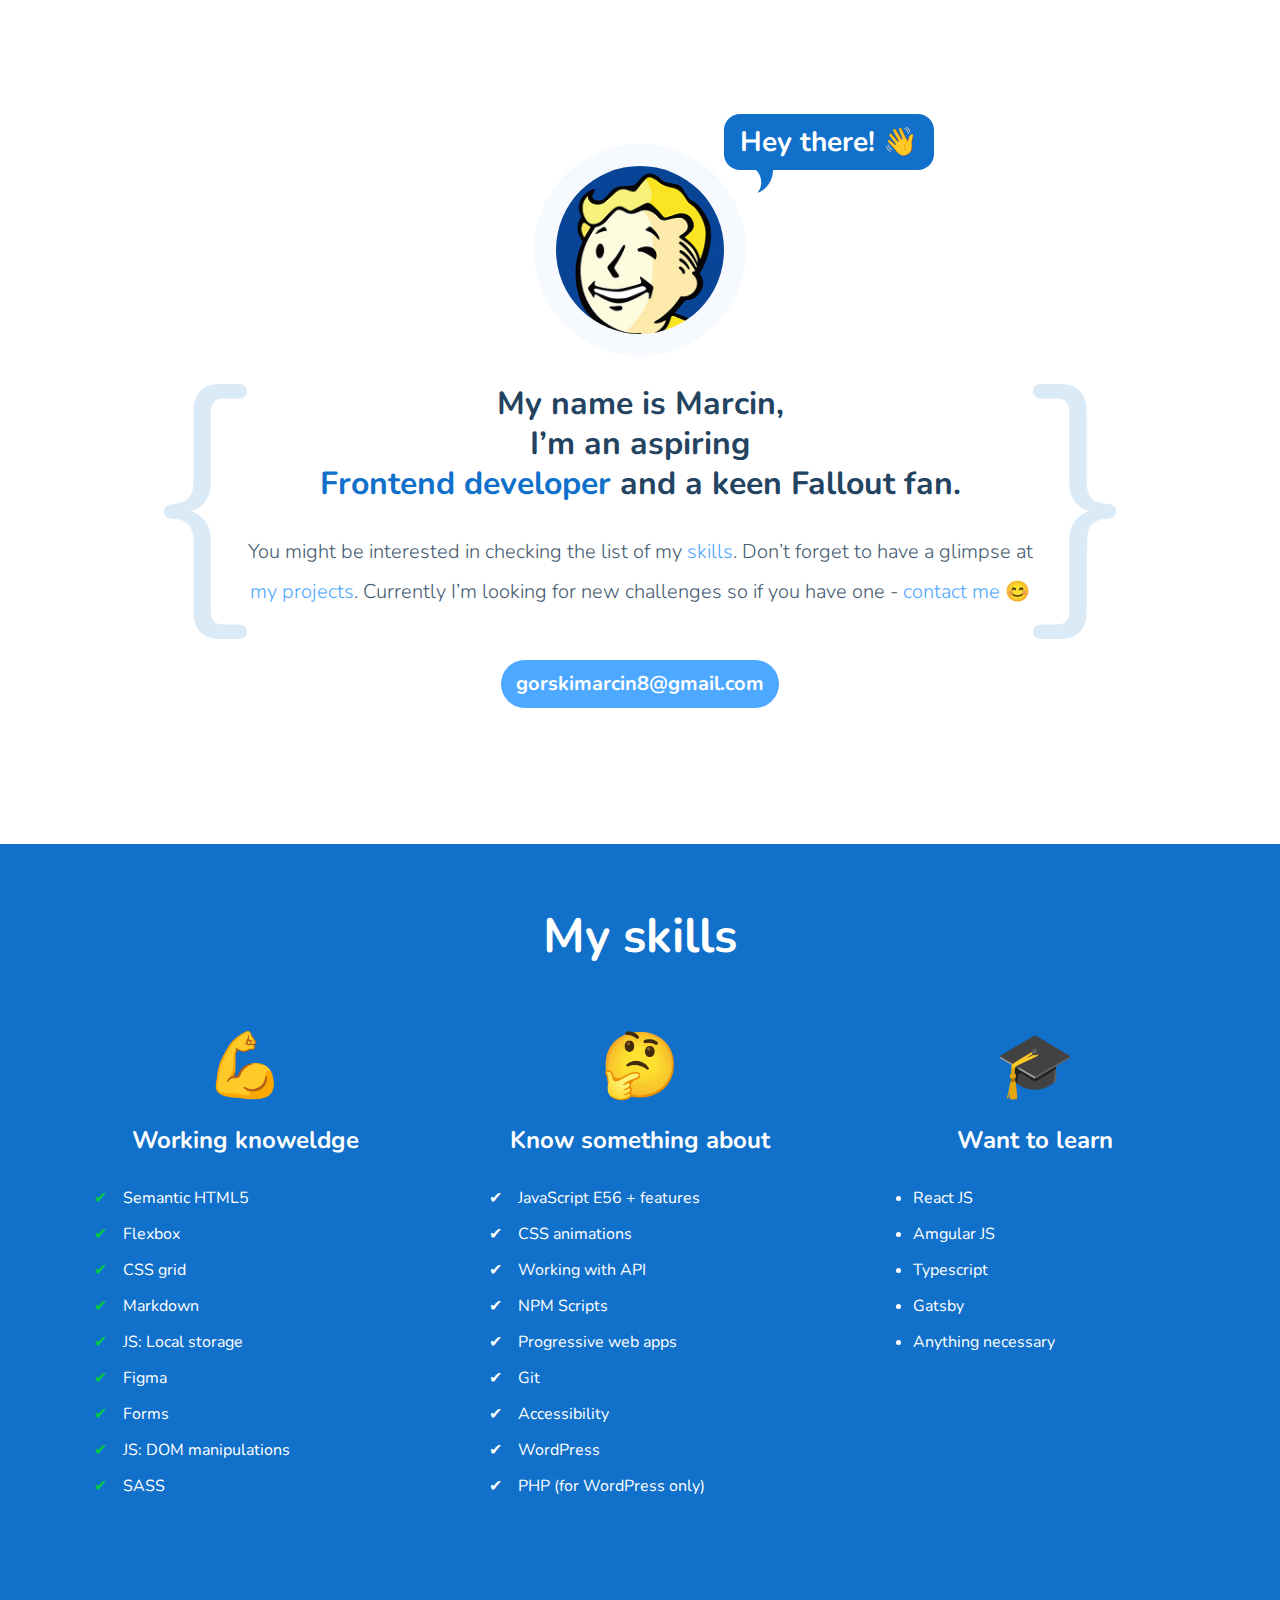
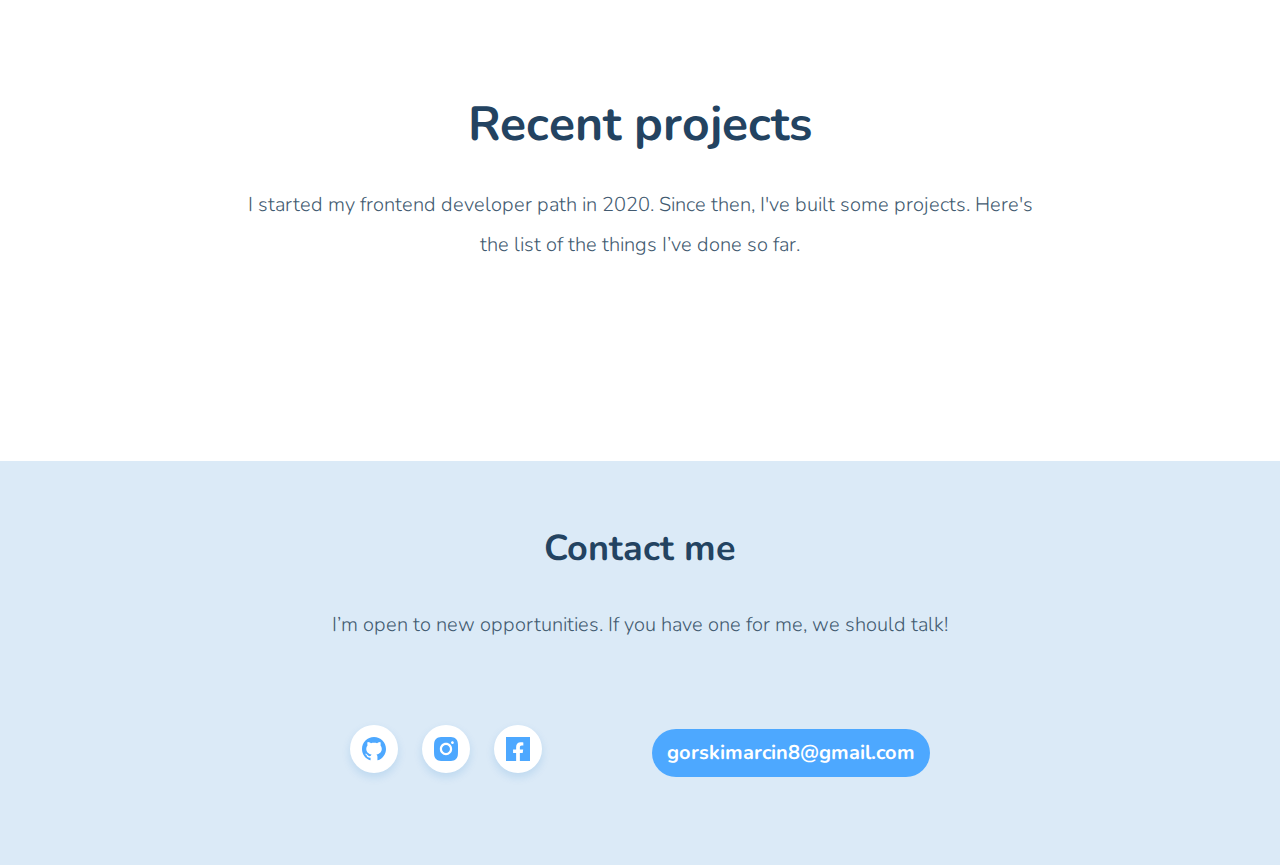
<file: index.html>
<!doctype html><html lang="en"><head><meta charset="UTF-8"/><meta name="viewport" content="width=device-width,initial-scale=1"/><title>WTF: Webpack starter kit</title><meta name="description" content="Your project description"/><meta property="og:title" content=""/><meta property="og:description" content=""/><meta property="og:url" content=""/><meta property="og:image" content="https://maciejkorsan.com/wtf-gulp-starter/assets/img/cover.png"/><link href="index.433dd94c.css" rel="stylesheet"></head><body><main><section class="hero"><div class="hero__welcome--container"><span class="hero__welcome">Hey there! <span class="hand">👋</span></span></div><div class="hero__image--container"><img class="hero__image" src="img/VaultBoy.cfc6cc14.png" alt="hero__image"/></div><article class="hero__article"><h1 class="hero__header">My name is Marcin,<br/>I’m an aspiring<br/><span class="hero__header--highlighted">Frontend developer</span> and a keen Fallout fan.</h1><p class="hero__paragraph">You might be interested in checking the list of my <a href="#skills" class="hero__paragraph--highlighted">skills</a>. Don’t forget to have a glimpse at <a href="#projects" class="hero__paragraph--highlighted">my projects</a>. Currently I’m looking for new challenges so if you have one - <a href="#contact" class="hero__paragraph--highlighted">contact me</a> 😊</p><a href="mailto:gorskimarcin8@gmail.com" class="email__button">gorskimarcin8@gmail.com</a></article></section><section class="skills" id="skills"><h1 class="skills__header">My skills</h1><div class="skills__grid"><section class="skills__section"><h2 class="skills__title"><span class="skills__title--emoji">💪</span>Working knoweldge</h2><ul><li class="skills__item--know">Semantic HTML5</li><li class="skills__item--know">Flexbox</li><li class="skills__item--know">CSS grid</li><li class="skills__item--know">Markdown</li><li class="skills__item--know">JS: Local storage</li><li class="skills__item--know">Figma</li><li class="skills__item--know">Forms</li><li class="skills__item--know">JS: DOM manipulations</li><li class="skills__item--know">SASS</li></ul></section><section class="skills__section"><h2 class="skills__title"><span class="skills__title--emoji">🤔</span>Know something about</h2><ul><li class="skills__item--something">JavaScript E56 + features</li><li class="skills__item--something">CSS animations</li><li class="skills__item--something">Working with API</li><li class="skills__item--something">NPM Scripts</li><li class="skills__item--something">Progressive web apps</li><li class="skills__item--something">Git</li><li class="skills__item--something">Accessibility</li><li class="skills__item--something">WordPress</li><li class="skills__item--something">PHP (for WordPress only)</li></ul></section><section class="skills__section"><h2 class="skills__title"><span class="skills__title--emoji">🎓</span>Want to learn</h2><ul><li class="skills__item--toLearn">React JS</li><li class="skills__item--toLearn">Amgular JS</li><li class="skills__item--toLearn">Typescript</li><li class="skills__item--toLearn">Gatsby</li><li class="skills__item--toLearn">Anything necessary</li></ul></section></div></section><section class="projects" id="projects"><h1 class="projects__header">Recent projects</h1><p class="projects__paragraph">I started my frontend developer path in 2020. Since then, I've built some projects. Here's the list of the things I’ve done so far.</p><div class="projects__grid projects__grid--js"></div></section><section class="contact" id="contact"><h1 class="contact__header">Contact me</h1><p class="contact__description">I’m open to new opportunities. If you have one for me, we should talk!</p><div class="contact__links"><ul class="socials"><li class="socials__item"><a href="https://github.com/gorskimarcin8" class="socials__link"><img src="img/github-vector.d527165b.svg" class="socials__icon" alt="Marcin's github"/></a></li><li class="socials__item"><a href="https://www.instagram.com/ktobysiespodzial/" class="socials__link"><img src="img/instagram-vector.d5ce63e5.svg" class="socials__icon" alt="Marcin's instagram"/></a></li><li class="socials__item"><a href="https://www.facebook.com/marcin.gorski.520/" class="socials__link"><img src="img/facebook-vector.1e018c8b.svg" class="socials__icon" alt="Marcin's facebook"/></a></li></ul><a class="email__button--contact" href="mailto:gorskimarcin8@gmail.com">gorskimarcin8@gmail.com</a></div></section></main><script src="index.433dd94c.js"></script></body></html>
</file>
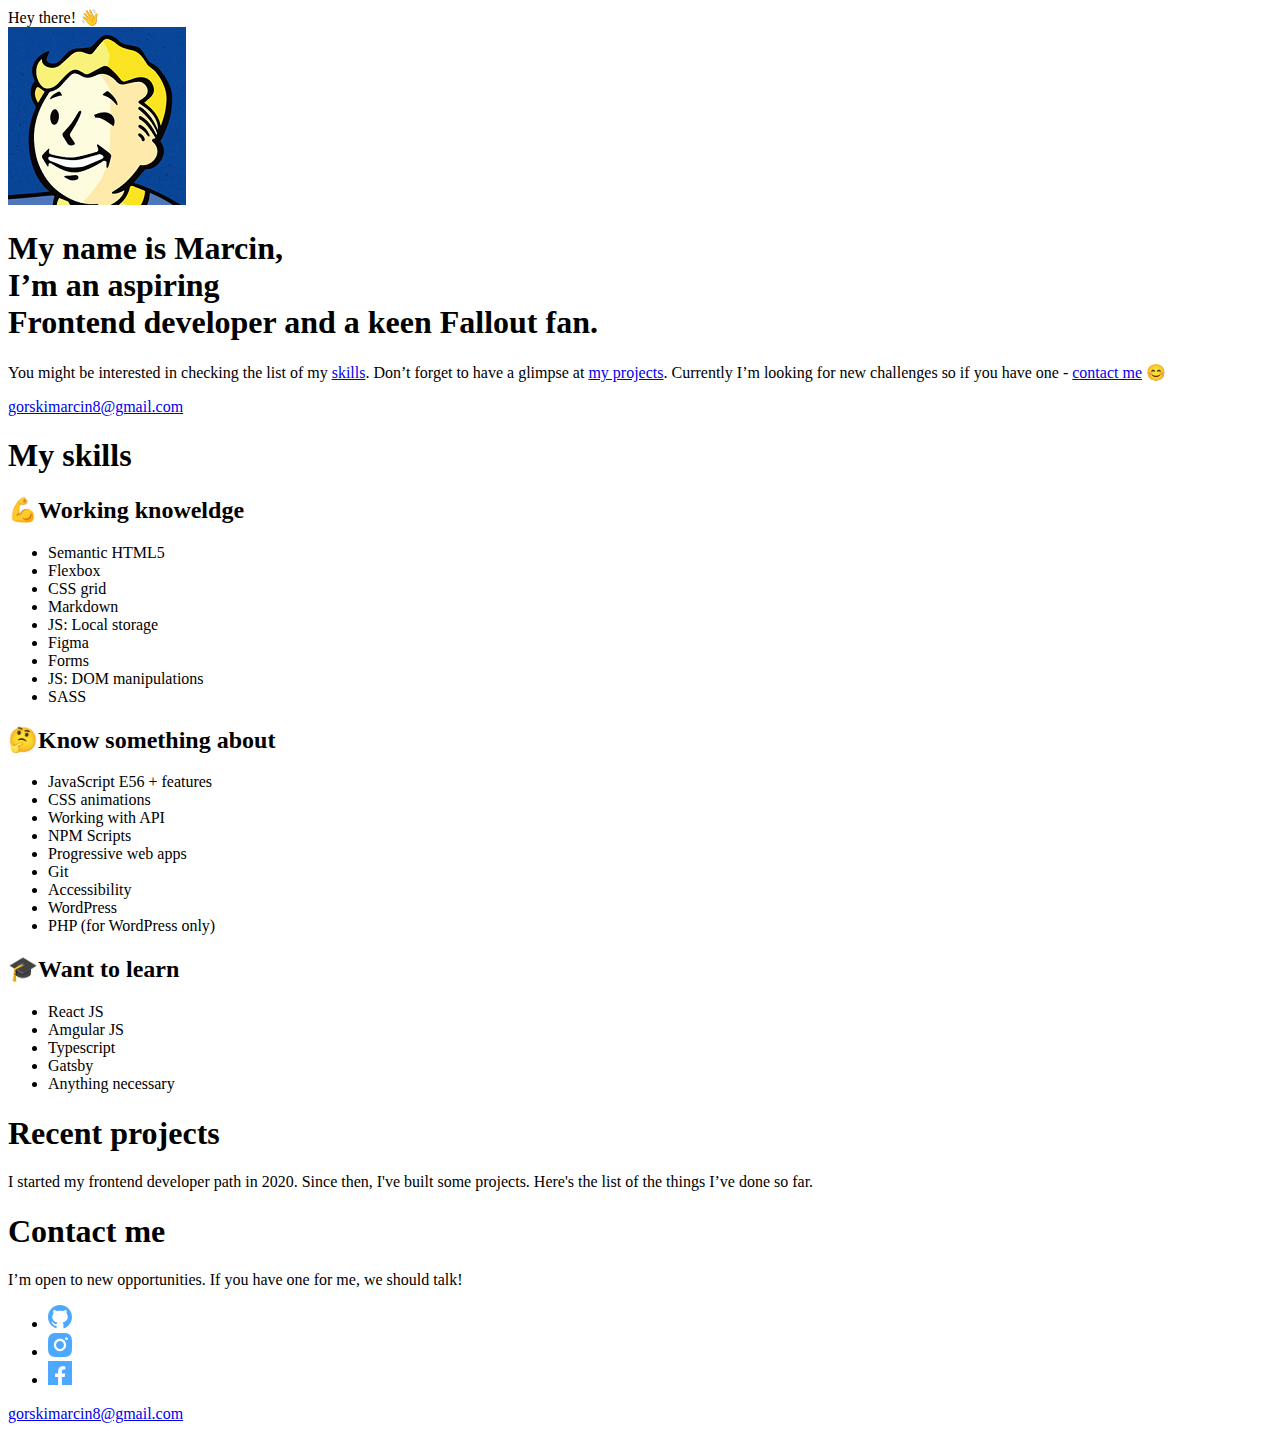
<file: src/pages/index.html>
<!DOCTYPE html>
<html lang="en">
  <head>
    <meta charset="UTF-8" />
    <meta name="viewport" content="width=device-width, initial-scale=1.0" />
    <title>WTF: Webpack starter kit</title>
    <meta name="description" content="Your project description" />
    <!-- Title -->
    <meta property="og:title" content="" />
    <!-- OPTIONAL description. 2-4 sentences. -->
    <meta property="og:description" content="" />
    <!-- full url with http(s) ie. https://maciejkorsan.github.io/my-repo/ -->
    <meta property="og:url" content="" />
    <!-- full url to the image with http(s) ie. https://maciejkorsan.github.io/my-repo/assets/img/fb.png. Facebook suggests at least 1200 x 630. -->
    <meta
      property="og:image"
      content="https://maciejkorsan.com/wtf-gulp-starter/assets/img/cover.png"
    />
  </head>
  <body>
    <main>
      <section class="hero">
        <div class="hero__welcome--container">
          <span class="hero__welcome">Hey there! <span class="hand">👋</span></span>
        </div>
        <div class="hero__image--container">
          <img
            class="hero__image"
            src="../assets/img/VaultBoy.png"
            alt="hero__image"
          />
        </div>

        <article class="hero__article">
          <h1 class="hero__header">
            My name is Marcin,<br />
            I’m an aspiring<br />
            <span class="hero__header--highlighted">Frontend developer</span>
            and a keen Fallout fan.
          </h1>
          <p class="hero__paragraph">
            You might be interested in checking the list of my
            <a href="#skills" class="hero__paragraph--highlighted">skills</a>. Don’t
            forget to have a glimpse at
            <a href="#projects" class="hero__paragraph--highlighted">my projects</a>.
            Currently I’m looking for new challenges so if you have one -
            <a href="#contact" class="hero__paragraph--highlighted">contact me</a> 😊
          </p>
          <a href="mailto:gorskimarcin8@gmail.com" class="email__button"
            >gorskimarcin8@gmail.com</a>
        </article>
      </section>
      <section class="skills" id="skills">
        <h1 class="skills__header">My skills</h1>
        <div class="skills__grid">
        <section class="skills__section">
          <h2 class="skills__title">
            <span class="skills__title--emoji">💪</span>Working knoweldge
          </h2> 
          <ul>
            <li class="skills__item--know">Semantic HTML5</li>
            <li class="skills__item--know">Flexbox</li>
            <li class="skills__item--know">CSS grid</li>
            <li class="skills__item--know">Markdown</li>
            <li class="skills__item--know">JS: Local storage</li>
            <li class="skills__item--know">Figma</li>
            <li class="skills__item--know">Forms</li>
            <li class="skills__item--know">JS: DOM manipulations</li>
            <li class="skills__item--know">SASS</li>
          </ul>
        </section>
        <section class="skills__section">
          <h2 class="skills__title">
            <span class="skills__title--emoji">🤔</span>Know something about
          </h2>
          <ul>
            <li class="skills__item--something">JavaScript E56 + features</li>
            <li class="skills__item--something">CSS animations</li>
            <li class="skills__item--something">Working with API</li>
            <li class="skills__item--something">NPM Scripts</li>
            <li class="skills__item--something">Progressive web apps</li>
            <li class="skills__item--something">Git</li>
            <li class="skills__item--something">Accessibility</li>
            <li class="skills__item--something">WordPress</li>
            <li class="skills__item--something">PHP (for WordPress only)</li>
          </ul>
        </section>
        <section class="skills__section">
          <h2 class="skills__title">
            <span class="skills__title--emoji">🎓</span>Want to learn
          </h2>
          <ul>
            <li class="skills__item--toLearn">React JS</li>
            <li class="skills__item--toLearn">Amgular JS</li>
            <li class="skills__item--toLearn">Typescript</li>
            <li class="skills__item--toLearn">Gatsby</li>
            <li class="skills__item--toLearn">Anything necessary</li>
          </ul>
        
        </section>
      </div>
      </section>
      <section class="projects" id="projects">
        <h1 class="projects__header">Recent projects</h1>
        <p class="projects__paragraph">
          I started my frontend developer path in 2020. Since then, I've built
          some projects. Here's the list of the things I’ve done so far.
        </p>
        <div class="projects__grid projects__grid--js">
          </div>
        </div>
      </section>
      <section class="contact" id="contact">
        <h1 class="contact__header">Contact me</h1>
        <p class="contact__description">
          I’m open to new opportunities. If you have one for me, we should talk!
        </p>
        <div class="contact__links">
          <ul class="socials">
            <li class="socials__item">
              <a href="https://github.com/gorskimarcin8" class="socials__link"
                ><img src="../assets/img/github-vector.svg" class="socials__icon" alt="Marcin's github"
              /></a>
            </li>
            <li class="socials__item">
              <a
                href="https://www.instagram.com/ktobysiespodzial/"
                class="socials__link"
                ><img src="../assets/img/instagram-vector.svg" class="socials__icon" alt="Marcin's instagram"
              /></a>
            </li>
            <li class="socials__item">
              <a
                href="https://www.facebook.com/marcin.gorski.520/"
                class="socials__link"
                ><img src="../assets/img/facebook-vector.svg" class="socials__icon" alt="Marcin's facebook"
              /></a>
            </li>
          </ul>
        
        <a class="email__button--contact" href="mailto:gorskimarcin8@gmail.com"
          >gorskimarcin8@gmail.com</a
        ></div>
      </section>
    </main>
  </body>
</html>
</file>
<file: index.433dd94c.css>
@import url(https://fonts.googleapis.com/css2?family=Nunito:wght@300;600;700&family=Roboto+Mono:wght@400;700&display=swap);
/*! normalize.css v8.0.1 | MIT License | github.com/necolas/normalize.css */html{line-height:1.15;-webkit-text-size-adjust:100%}body{margin:0}main{display:block}h1{font-size:2em;margin:.67em 0}hr{box-sizing:content-box;height:0;overflow:visible}pre{font-family:monospace,monospace;font-size:1em}a{background-color:transparent}abbr[title]{border-bottom:none;text-decoration:underline;text-decoration:underline dotted}b,strong{font-weight:bolder}code,kbd,samp{font-family:monospace,monospace;font-size:1em}small{font-size:80%}sub,sup{font-size:75%;line-height:0;position:relative;vertical-align:baseline}sub{bottom:-.25em}sup{top:-.5em}img{border-style:none}button,input,optgroup,select,textarea{font-family:inherit;font-size:100%;line-height:1.15;margin:0}button,input{overflow:visible}button,select{text-transform:none}[type=button],[type=reset],[type=submit],button{-webkit-appearance:button}[type=button]::-moz-focus-inner,[type=reset]::-moz-focus-inner,[type=submit]::-moz-focus-inner,button::-moz-focus-inner{border-style:none;padding:0}[type=button]:-moz-focusring,[type=reset]:-moz-focusring,[type=submit]:-moz-focusring,button:-moz-focusring{outline:1px dotted ButtonText}fieldset{padding:.35em .75em .625em}legend{box-sizing:border-box;color:inherit;display:table;max-width:100%;padding:0;white-space:normal}progress{vertical-align:baseline}textarea{overflow:auto}[type=checkbox],[type=radio]{box-sizing:border-box;padding:0}[type=number]::-webkit-inner-spin-button,[type=number]::-webkit-outer-spin-button{height:auto}[type=search]{-webkit-appearance:textfield;outline-offset:-2px}[type=search]::-webkit-search-decoration{-webkit-appearance:none}::-webkit-file-upload-button{-webkit-appearance:button;font:inherit}details{display:block}summary{display:list-item}[hidden],template{display:none}@media(min-width:768px){.hero{max-width:768px;margin:0 auto}}@media(min-width:960px){.hero{max-width:100%}}.hero__welcome--container{display:none}@media(min-width:960px){.hero__welcome--container{display:block;width:210px;background-color:#1070ca;color:#fff;padding:12px 14px;border-radius:16px;font-weight:700;font-size:28px;position:relative;left:calc(50% + 84px);top:50px}.hero__welcome--container:after{content:"";display:block;position:absolute;width:17.42px;height:22.66px;background:url(img/tick.13333786.svg);top:100%;left:32px}}.hero__image--container{margin-top:24px;display:flex;align-items:center;justify-content:center}.hero__image{box-sizing:content-box;border-radius:50%;border:16px solid #f6f9fd;width:96px;height:96px}@media(min-width:768px){.hero__image{width:168px;height:168px;border:22px solid #f6f9fd}}@media(min-width:960px){.hero__article{max-width:786px;margin:0 auto;position:relative}.hero__article:after,.hero__article:before{position:absolute;content:"";top:0;width:83.23px;height:254.88px;background:#dbeaf7}.hero__article:before{right:100%;background:url(img/left-bracket.e24c2ca0.svg)}.hero__article:after{left:100%;background:url(img/right-bracket.767db10b.svg)}}@media(min-width:768px){.hero__header{font-size:32px;line-height:40px;margin:28px auto}}.hero__header--highlighted{color:#1070ca}.hero__paragraph--highlighted{color:#4da8ff}.skills{background-color:#1070ca;color:#fff}@media(min-width:960px){.skills__grid{display:grid;grid-template-columns:1fr 1fr 1fr;max-width:1184px;margin:0 auto}}.skills__header{color:#fff;line-height:48px;font-size:36px;margin:0 auto}@media(min-width:768px){.skills__header{font-size:48px;line-height:56px}}.skills__section{padding:2px;max-width:427px;margin:0 auto}.skills__title{font-size:24px;line-height:44px;margin:0 auto 8px}.skills__title--emoji{display:block;font-size:64px;line-height:72px;margin-bottom:16px;margin-top:64px}ul{width:288px;margin:24px auto 0;-webkit-padding-start:22px;padding-inline-start:22px}.skills__item--know::marker{content:"✔    ";color:#06c847}.skills__item--something::marker{content:"✔    ";color:#fff}.skills__item--toLearn::marker{color:#fff}li{width:255px;text-align:left;font-size:16px;line-height:24px;margin:12px 0}@media(min-width:768px){.projects__header{font-size:48px;line-height:56px}}.projects__paragraph{max-width:786px;margin:0 auto 108px}@media(min-width:768px){.projects__paragraph{font-size:20px;line-height:40px}}.projects__grid{display:grid;-moz-column-gap:24px;column-gap:24px;row-gap:24px}@media(min-width:960px){.projects__grid{grid-template-columns:1fr 1fr;max-width:1184px;margin:0 auto}}.project{font-family:Roboto Mono;overflow:hidden;background-color:#212528;border-radius:16px;box-shadow:0 4px 16px rgba(0,0,0,.25)}.project__window{display:flex;justify-content:flex-start;align-items:center;height:40px;padding:16px;background-color:#1e1e1e}.project__window--dot{display:block;width:8px;height:8px;border-radius:50%;margin:0 8px 0 0;background-color:#464a4d}.project__container{text-align:left;padding:24px 16px}@media(min-width:960px){.project__container{padding:24px 48px 58px}}.project__grid{display:grid;grid-template-columns:102px 1fr;-moz-column-gap:8px;column-gap:8px}@media(min-width:960px){.project__grid{grid-template-columns:120px 1fr;-moz-column-gap:4px;column-gap:4px}}.project__label{display:block;text-align:right;color:#808082;font-size:13px;line-height:24px;font-weight:400}@media(min-width:960px){.project__label{font-size:16px}}.project__info,.project__link,.project__name{font-size:13px;line-height:24px}@media(min-width:960px){.project__info,.project__link,.project__name{font-size:16px}}@media(min-width:960px){.project__info{margin-bottom:24px}}.project__link{color:#14b5d0}.project__name{color:#fff}.project__info{color:#a3a3a3}.contact{background-color:#dbeaf7}.contact__header{font-size:36px;line-height:48px;margin:0 auto 32px}@media(min-width:960px){.contact__links{display:flex;margin:0 auto;align-items:center;justify-content:center;max-width:580px}}.socials{display:flex;justify-content:center;padding:0;margin-top:56px}@media(min-width:960px){.socials{max-width:192px;margin-left:0}}.socials__item{display:flex;align-items:center;justify-content:center;width:48px;height:48px;border-radius:50%;background-color:#fff;padding:0;box-shadow:0 4px 8px rgba(16,112,202,.15);margin:0 12px}.socials__item::marker{content:""}.socials__item__icon{display:block;margin:auto}.socials__link{display:flex;align-items:center;justify-content:center;width:48px;height:48px}.email__button--contact{display:block;width:278px;height:48px;line-height:48px;border-radius:64px;text-align:center;background:#4da8ff;color:#fff;text-decoration:none;font-weight:700;font-size:20px;margin:64px auto 0}@media(min-width:960px){.email__button--contact{margin-right:0}}@-webkit-keyframes wave{0%{transform:rotate(-10deg)}50%{transform:rotate(18deg)}to{transform:rotate(-10deg)}}@keyframes wave{0%{transform:rotate(-10deg)}50%{transform:rotate(18deg)}to{transform:rotate(-10deg)}}.hand{display:inline-block;-webkit-animation:wave 1.8s ease-in-out infinite;animation:wave 1.8s ease-in-out infinite;transform-origin:center center}html{box-sizing:border-box;scroll-behavior:smooth}*,:after,:before{box-sizing:inherit}body{font-family:Nunito,sans-serif;color:#425a70}body,h1{text-align:center}h1{font-weight:700;font-size:26px;color:#234361}h1,p{line-height:32px}p{font-weight:300;font-size:16px}@media(min-width:768px){p{font-size:20px;line-height:40px}}.email__button{display:block;width:278px;height:48px;line-height:48px;border-radius:64px;text-align:center;background:#4da8ff;color:#fff;text-decoration:none;font-weight:700;font-size:20px;margin:48px auto}main>section{padding:64px 16px 88px}a{text-decoration:none}
</file>
